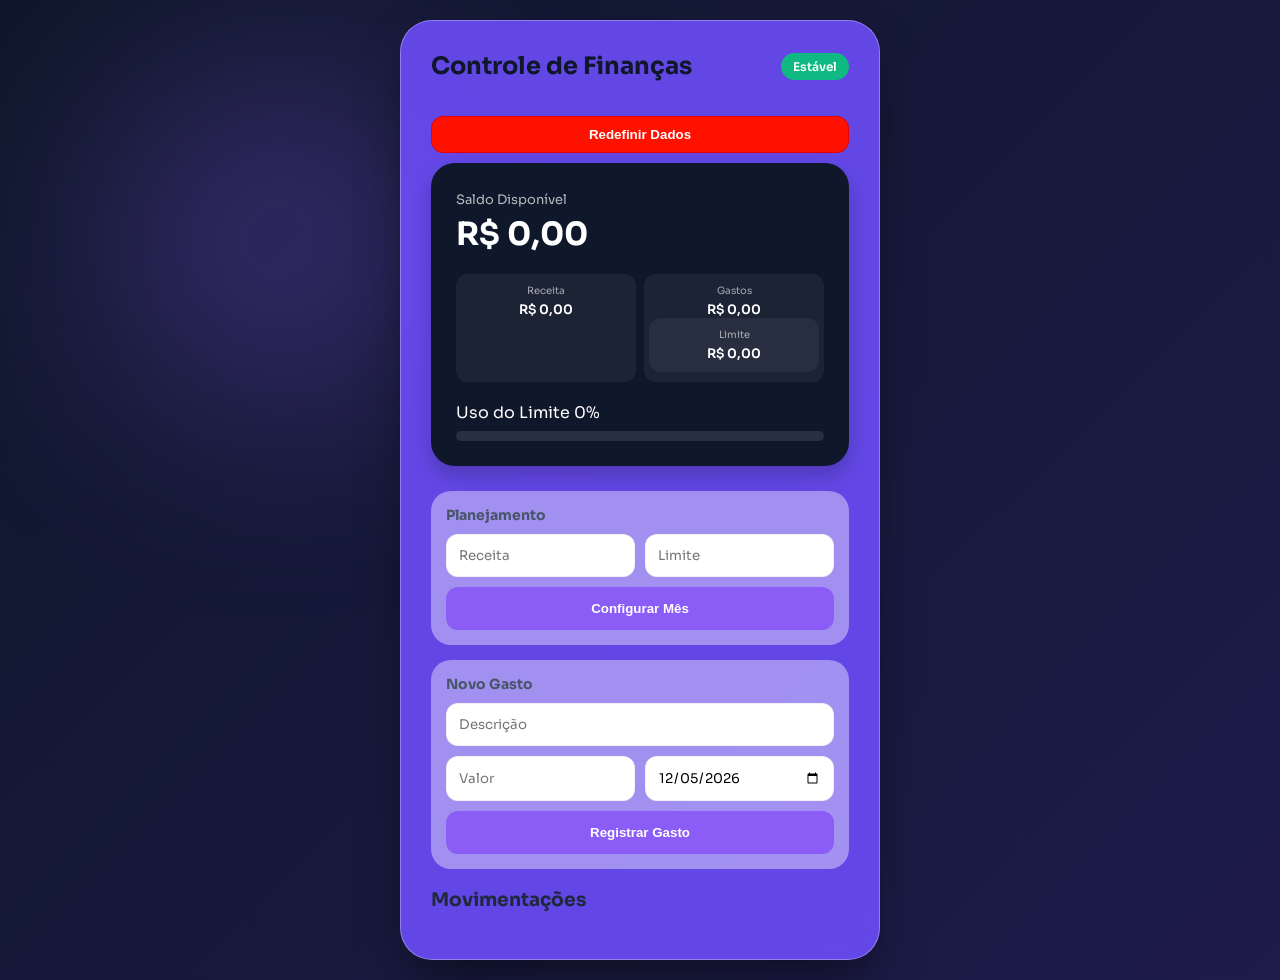
<file: ProjetoFinan-asTeste-main/projis.html>
<!DOCTYPE html>
<html lang="pt-br">
<head>
    <meta charset="UTF-8">
    <meta name="viewport" content="width=device-width, initial-scale=1.0">
    <title>Controle de Finanças</title>
    <link rel="stylesheet" href="style.css">
    <link rel="icon" href="logo2.png">
    <link href="https://fonts.googleapis.com/css2?family=Sora:wght@400;600;700&display=swap" rel="stylesheet">
</head>
<body>
    <div class="bg-blur"></div>
    
    <div class="app-container">
        <header>
            <div class="user-info">
                <h1>Controle de Finanças</h1>
            </div>
            <div class="status-badge" id="status-badge">Estável</div>
        </header>

        <button onclick="resetAllRequest()" class="btn-reset">Redefinir Dados</button>
        

        <section class="main-card">
            <div class="balance-display">
                <span class="label">Saldo Disponível</span>
                <h2 id="balance">R$ 0,00</h2>
            </div>
            
            <div class="stats-grid">
                <div class="stat-item">
                    <span class="label">Receita</span>
                    <p id="display-income">R$ 0,00</p>
                </div>
                <div class="stat-item">
                    <span class="label">Gastos</span>
                    <p id="display-expenses">R$ 0,00</p>
                <div class='stat-item'>
                    <span class="label">Limite</span>
                    <p id="display-limit">R$ 0,00</p>
                </div>
                </div>
            </div>

            <div class="progress-container">
                <div class="progress-header">
                    <span>Uso do Limite</span>
                    <span id="limit-percent">0%</span>
                </div>
                <div class="progress-track">
                    <div id="progress-fill"></div>
                </div>
            </div>
        </section>

        <section class="actions">
            <div class="glass-input-group">
                <h3>Planejamento</h3>
                <div class="row">
                    <input type="number" id="monthly-income" placeholder="Receita">
                    <input type="number" id="monthly-limit" placeholder="Limite">
                </div>
                <button onclick="setBudget()" class="btn-glass">Configurar Mês</button>
            </div>

            <div class="glass-input-group">
                <h3>Novo Gasto</h3>
                <input type="text" id="expense-name" placeholder="Descrição">
                <div class="row">
                    <input type="number" id="expense-amount" placeholder="Valor">
                    <input type="date" id="expense-date">
                </div>
                <button onclick="addExpense()" class="btn-primary">Registrar Gasto</button>
            </div>
        </section>

        <section class="history">
            <h3>Movimentações</h3>
            <ul id="transaction-list"></ul>
        </section>
    </div> 

    <div id="custom-modal" class="modal-overlay">
        <div class="modal-content">
            <div class="modal-icon">🚨</div>
            <h3>Excluir Movimentação?</h3>
            <p>Esta ação não pode ser desfeita.</p>
            <div class="modal-actions">
                <button onclick="closeModal()" class="btn-cancel">Cancelar</button>
                <button onclick="confirmDeletion()" class="btn-confirm">Excluir</button>
            </div>
        </div>
    </div>

    <div id="alert-modal" class="modal-overlay">
        <div class="modal-content">
            <div class="modal-icon" id="alert-icon">⚠️</div>
            <h3 id="alert-title">Ops! Algo deu errado</h3>
            <p id="alert-message">Verifique os dados informados.</p>
            <div class="modal-actions">
                <button onclick="closeAlertModal()" class="btn-primary" style="padding: 12px;">Entendido</button>
            </div>
        </div>
    </div>

    <script src="script.js"></script>
    <div id="toast" class="toast"></div>
</body>
</html>
</file>
<file: ProjetoFinan-asTeste-main/style.css>
:root {
    --primary: #8b5cf6;
    --accent: #d8b4fe;
    --success: #10b981;
    --warning: #f59e0b;
    --danger: #e60000;
    --glass: rgba(111, 79, 255, 0.87);
    --glass-border: rgba(255, 255, 255, 0.3);
}

body {
    margin: 0;
    font-family: 'Sora', sans-serif;
    background: linear-gradient(135deg, #0f172a 0%, #1e1b4b 100%);
    color: #1e293b;
    min-height: 100vh;
    display: flex;
    align-items: center; 
    justify-content: center;
    padding: 20px;
    overflow-x: hidden;
    box-sizing: border-box;
}

.bg-blur {
    position: fixed;
    width: 300px;
    height: 300px;
    background: var(--primary);
    filter: blur(120px);
    border-radius: 50%;
    z-index: -1;
    top: 10%;
    left: 10%;
    opacity: 0.4;
}

.app-container {
    width: 100%;
    max-width: 480px;
    background: var(--glass);
    backdrop-filter: blur(15px);
    -webkit-backdrop-filter: blur(15px);
    border: 1px solid var(--glass-border);
    border-radius: 32px;
    padding: 30px;
    box-shadow: 0 25px 50px -12px rgba(0, 0, 0, 0.5);
    box-sizing: border-box;
}

header {
    display: flex;
    justify-content: space-between;
    align-items: center;
    margin-bottom: 25px;
}

h1 { font-size: 24px; margin: 0; font-weight: 700; color: #0f172a; }
#current-date { font-size: 14px; color: #64748b; margin: 5px 0 0; }

.status-badge {
    padding: 6px 12px;
    border-radius: 20px;
    font-size: 12px;
    font-weight: 600;
    background: var(--success);
    color: white;
}

.main-card {
    background: #0f172a;
    color: white;
    padding: 25px;
    border-radius: 24px;
    margin-bottom: 25px;
    box-shadow: 0 10px 20px rgba(0,0,0,0.2);
}

.balance-display .label { font-size: 13px; opacity: 0.7; }
.balance-display h2 { font-size: 32px; margin: 5px 0 20px; }


.stats-grid {
    display: flex;
    justify-content: space-between;
    gap: 8px;
    margin-bottom: 20px;
    width: 100%;
}

.stat-item {
    background: rgba(255,255,255,0.05);
    padding: 10px 5px;
    border-radius: 12px;
    flex: 1; 
    text-align: center;
    min-width: 0;
}

.stat-item .label {
    font-size: 10px;
    opacity: 0.6;
    display: block;
    margin-bottom: 4px;
}

.stat-item p {
    margin: 0;
    font-weight: 600;
    font-size: 13px;
    white-space: nowrap; 
    overflow: hidden;
    text-overflow: ellipsis;
}

.progress-track {
    background: rgba(255,255,255,0.1);
    height: 10px;
    border-radius: 5px;
    margin-top: 8px;
    overflow: hidden;
}

#progress-fill {
    height: 100%;
    width: 0%;
    background: var(--primary);
    transition: width 0.6s cubic-bezier(0.34, 1.56, 0.64, 1);
}

.glass-input-group {
    background: rgba(255,255,255,0.4);
    padding: 15px;
    border-radius: 20px;
    margin-bottom: 15px;
    box-sizing: border-box;
}

.glass-input-group h3 { font-size: 14px; margin: 0 0 10px; color: #475569; }


.row {
    display: flex;
    gap: 10px;
    width: 100%;
}

.row input {
    flex: 1;
    min-width: 0;
}

input {
    background: white;
    border: 1px solid rgba(0,0,0,0.05);
    padding: 12px;
    border-radius: 12px;
    font-family: inherit;
    margin-bottom: 10px;
    width: 100%;
    max-width: 100%;
    box-sizing: border-box;
}

button {
    cursor: pointer;
    transition: all 0.3s ease;
    font-weight: 600;
}

.btn-primary {
    background: var(--primary);
    color: white;
    border: none;
    width: 100%;
    padding: 14px;
    border-radius: 12px;
}

.btn-primary:hover { transform: translateY(-2px); box-shadow: 0 5px 15px #8b5cf6; }

.btn-glass{
    background: var(--primary);
    color: white;
    border: none;
    width: 100%;
    padding: 14px;
    border-radius: 12px;
}

.btn-glass:hover{
    transform: translateY(-2px);
    box-shadow: 0 5px 15px  #8b5cf6;
}

#transaction-list {
    list-style: none;
    padding: 0;
    margin: 0;
    display: flex;
    flex-direction: column;
    gap: 10px;
}

#transaction-list li {
    display: flex;
    justify-content: space-between;
    align-items: center;
    background: white;
    border-radius: 12px;
    padding: 12px 16px;
    border-left: 4px solid #e74c3c;
}

@media (max-width: 480px) {
    body {
        padding: 10px;
    }

    .app-container {
        padding: 20px 15px;
        border-radius: 20px;
        max-width: 100%;
    }

    h1 { font-size: 20px; }
    .balance-display h2 { font-size: 26px; }
    .main-card { padding: 18px; }
    .glass-input-group { padding: 12px; }
}

.btn-delete {
    background: none;
    border: none;
    font-size: 1.2rem;
    cursor: pointer;
    transition: transform 0.2s ease;
    padding: 4px;
    display: flex;
    align-items: center;
}

.btn-delete:hover { transform: scale(1.2); }
.btn-delete:active { transform: scale(0.9); }

.modal-overlay {
    position: fixed;
    top: 0; left: 0; width: 100%; height: 100%;
    background: rgba(0, 0, 0, 0.6);
    backdrop-filter: blur(5px);
    display: none;
    justify-content: center;
    align-items: center;
    z-index: 1000;
}

.modal-content {
    background: white;
    padding: 30px;
    border-radius: 24px;
    text-align: center;
    max-width: 320px;
    width: 90%;
    box-shadow: 0 20px 40px rgba(0,0,0,0.3);
    animation: popIn 0.3s cubic-bezier(0.68, -0.55, 0.265, 1.55);
}

@keyframes popIn {
    from { transform: scale(0.8); opacity: 0; }
    to { transform: scale(1); opacity: 1; }
}

.modal-icon { font-size: 40px; margin-bottom: 10px; }
.modal-content h3 { margin: 0; color: #1e293b; }
.modal-content p { color: #64748b; font-size: 14px; }

.modal-actions {
    display: flex;
    gap: 10px;
    margin-top: 20px;
}

.btn-cancel {
    background: #e2e8f0;
    border: none; padding: 12px; border-radius: 12px;
    flex: 1;
    font-weight: 600; cursor: pointer;
}

.btn-confirm {
    background: var(--danger);
    color: white; border: none; padding: 12px; border-radius: 12px;
    flex: 1;
    font-weight: 600; cursor: pointer;
}

input:focus {
    outline: 2px solid var(--primary);
    background: white;
}

.btn-reset {
    background: #ff1100;
    color: white;
    border: 1px solid var(--danger);
    width: 100%;
    padding: 10px;
    border-radius: 12px;
    margin-top: 10px;
    margin-bottom: 10px;
    font-weight: 600;
    cursor: pointer;
    transition: all 0.3s ease;
}

.btn-reset:hover {
    background-color: var(--danger);
    color: white;
    transform: translateY(-2px);
    box-shadow: 0 5px 15px var(--danger);
}

.toast {
    visibility: hidden;
    min-width: 250px;
    background-color: #1e293b;
    color: #fff;
    text-align: center;
    border-radius: 12px;
    padding: 16px;
    position: fixed;
    z-index: 2000;
    left: 50%;
    bottom: 30px;
    transform: translateX(-50%);
    box-shadow: 0 10px 20px rgba(0,0,0,0.3);
    border: 1px solid var(--glass-border);
    font-weight: 600;
    font-size: 14px;
    transition: visibility 0.3s, opacity 0.3s, bottom 0.3s;
    opacity: 0;
}

.toast.show {
    visibility: visible;
    opacity: 1;
    bottom: 50px;
}
</file>
